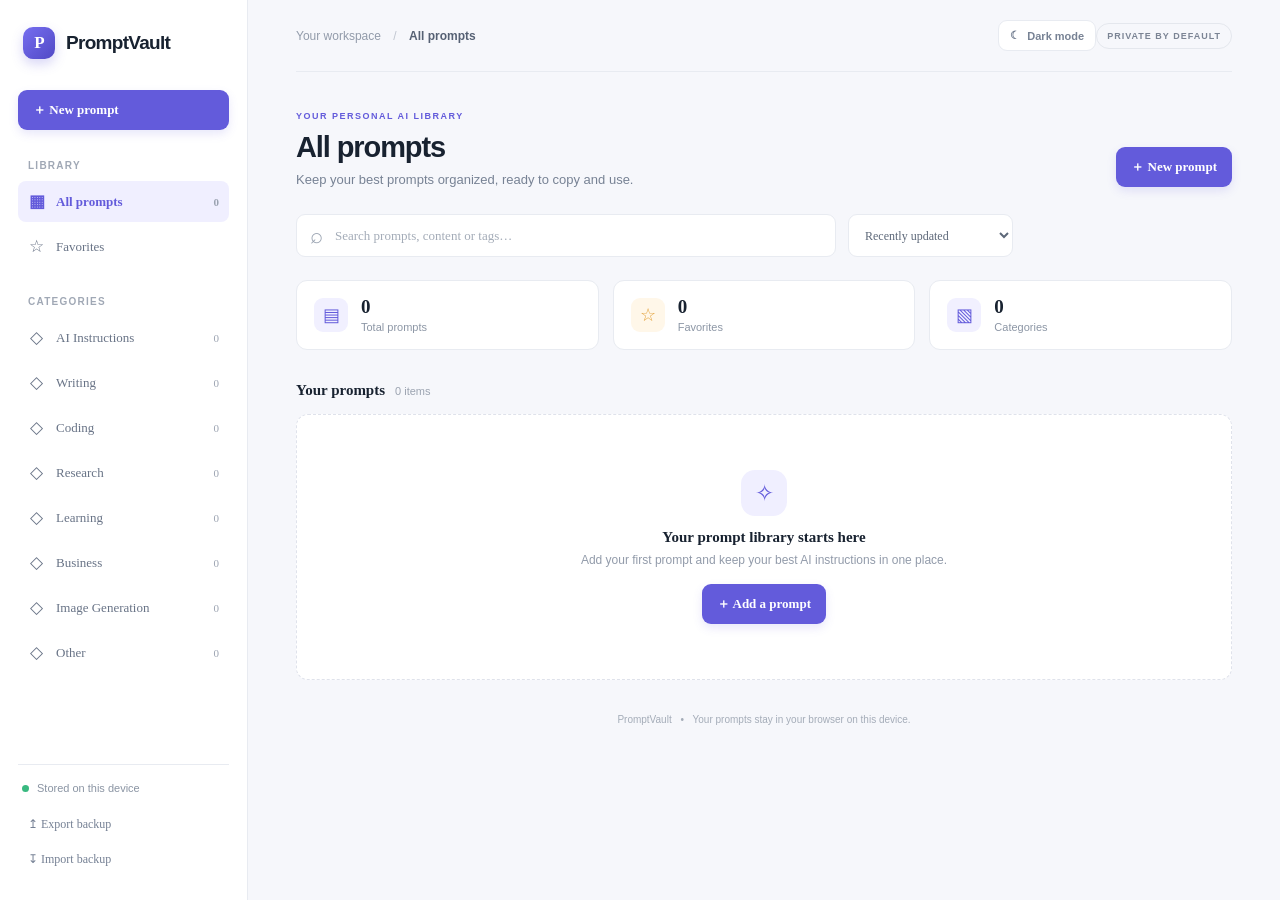
<file: index.html>
<!doctype html>
<html lang="en">
<head>
  <meta charset="UTF-8">
  <meta name="viewport" content="width=device-width, initial-scale=1">
  <meta name="theme-color" content="#101827">
  <meta name="description" content="Your personal library for AI prompts and instructions.">
  <title>PromptVault — Your AI prompt library</title>
  <link rel="manifest" href="manifest.json">
  <link rel="stylesheet" href="styles.css">
</head>
<body>
  <div class="app-shell">
    <aside class="sidebar" id="sidebar">
      <a class="brand" href="#" aria-label="PromptVault home"><span class="brand-mark">P</span><span>PromptVault</span></a>
      <button class="primary-button new-prompt" id="newPromptBtn">＋ <span>New prompt</span></button>
      <div class="nav-label">LIBRARY</div>
      <nav class="nav-list" aria-label="Prompt filters">
        <button class="nav-item active" data-filter="all"><span>▦</span> All prompts <span class="nav-count" id="allCount">0</span></button>
        <button class="nav-item" data-filter="favorites"><span>☆</span> Favorites</button>
      </nav>
      <div class="nav-label category-heading">CATEGORIES</div>
      <nav class="nav-list" id="categoryList"></nav>
      <div class="sidebar-bottom">
        <div class="storage-note"><span class="status-dot"></span><span>Stored on this device</span></div>
        <button class="text-button" id="exportBtn">↥ Export backup</button>
        <button class="text-button" id="importBtn">↧ Import backup</button>
        <input type="file" id="importFile" accept="application/json,.json" hidden>
      </div>
    </aside>

    <main class="main-content">
      <header class="topbar">
        <button class="icon-button mobile-menu" id="menuBtn" aria-label="Open menu">☰</button>
        <div class="breadcrumb">Your workspace <span>/</span> <strong id="currentView">All prompts</strong></div>
        <div class="top-actions"><button class="theme-toggle" id="themeBtn" type="button" aria-label="Switch theme">☾ <span>Dark mode</span></button><span class="local-badge">PRIVATE BY DEFAULT</span></div>
      </header>

      <section class="page-intro">
        <div>
          <p class="eyebrow">YOUR PERSONAL AI LIBRARY</p>
          <h1 id="pageTitle">All prompts</h1>
          <p class="subtitle">Keep your best prompts organized, ready to copy and use.</p>
        </div>
        <button class="primary-button intro-new" id="newPromptBtn2">＋ New prompt</button>
      </section>

      <section class="toolbar">
        <label class="search-box"><span>⌕</span><input id="searchInput" type="search" placeholder="Search prompts, content or tags…" autocomplete="off"></label>
        <select id="sortSelect" class="sort-select" aria-label="Sort prompts">
          <option value="updated">Recently updated</option>
          <option value="created">Recently added</option>
          <option value="az">Name A–Z</option>
        </select>
      </section>

      <section class="stats-row">
        <div class="stat-card"><span class="stat-icon">▤</span><div><strong id="statTotal">0</strong><small>Total prompts</small></div></div>
        <div class="stat-card"><span class="stat-icon star-icon">☆</span><div><strong id="statFavorites">0</strong><small>Favorites</small></div></div>
        <div class="stat-card"><span class="stat-icon">▧</span><div><strong id="statCategories">0</strong><small>Categories</small></div></div>
      </section>

      <div class="section-heading"><div><h2 id="listHeading">Your prompts</h2><span id="resultCount" class="result-count">0 items</span></div></div>
      <section id="promptGrid" class="prompt-grid" aria-live="polite"></section>
      <footer class="footer-note">PromptVault <span>•</span> Your prompts stay in your browser on this device.</footer>
    </main>
  </div>

  <div class="modal-backdrop" id="modalBackdrop" hidden>
    <section class="modal" role="dialog" aria-modal="true" aria-labelledby="modalTitle">
      <div class="modal-header"><div><p class="eyebrow">PROMPT DETAILS</p><h2 id="modalTitle">Create a prompt</h2></div><button class="icon-button" id="closeModal" aria-label="Close">✕</button></div>
      <form id="promptForm">
        <input type="hidden" id="promptId">
        <label class="field-label" for="promptTitle">Prompt name</label>
        <input class="field-input" id="promptTitle" maxlength="80" placeholder="e.g. Research assistant" required>
        <label class="field-label" for="promptCategory">Category</label>
        <select class="field-input" id="promptCategory">
          <option>AI Instructions</option><option>Writing</option><option>Coding</option><option>Research</option><option>Learning</option><option>Business</option><option>Image Generation</option><option>Other</option>
        </select>
        <label class="field-label" for="promptTags">Tags <span class="optional">(comma separated)</span></label>
        <input class="field-input" id="promptTags" placeholder="e.g. ChatGPT, study, expert">
        <label class="field-label" for="promptContent">Prompt text</label>
        <textarea class="field-input prompt-textarea" id="promptContent" placeholder="Write or paste your prompt here…" required></textarea>
        <div class="modal-footer"><button type="button" class="secondary-button" id="cancelModal">Cancel</button><button class="primary-button" type="submit">Save prompt</button></div>
      </form>
    </section>
  </div>
  <div class="toast" id="toast" role="status"></div>
  <script src="app.js" defer></script>
</body>
</html>
</file>
<file: styles.css>
:root{--bg:#f6f7fb;--panel:#fff;--ink:#182230;--muted:#778294;--line:#e8ebf1;--accent:#635bdb;--accent-dark:#5149c5;--soft:#f0efff;--shadow:0 8px 28px rgba(29,39,61,.055)}
*{box-sizing:border-box}body{margin:0;background:var(--bg);color:var(--ink);font-family:'DM Sans',sans-serif;font-size:14px}.app-shell{min-height:100vh}.sidebar{width:248px;position:fixed;inset:0 auto 0 0;background:#fff;border-right:1px solid var(--line);padding:27px 18px;display:flex;flex-direction:column;z-index:5}.brand{display:flex;align-items:center;gap:11px;color:var(--ink);text-decoration:none;font:800 19px Manrope,sans-serif;letter-spacing:-.7px;margin:0 5px 31px}.brand-mark{width:32px;height:32px;border-radius:10px;background:linear-gradient(135deg,#766ef0,#5149c5);display:grid;place-items:center;color:white;font:800 17px Manrope;box-shadow:0 5px 12px #635bdb40}.primary-button,.secondary-button{border:0;border-radius:9px;padding:11px 15px;font:600 13px 'DM Sans';cursor:pointer;transition:.18s}.primary-button{background:var(--accent);color:#fff;box-shadow:0 4px 10px #635bdb25}.primary-button:hover{background:var(--accent-dark);transform:translateY(-1px)}.new-prompt{width:100%;text-align:left;margin-bottom:30px}.nav-label{font-size:10px;font-weight:700;letter-spacing:1.25px;color:#a0a8b5;padding:0 10px;margin-bottom:10px}.nav-list{display:grid;gap:4px}.nav-item{width:100%;border:0;background:transparent;text-align:left;padding:10px;border-radius:8px;color:#687386;font:500 13px 'DM Sans';cursor:pointer;display:flex;align-items:center;gap:11px}.nav-item>span:first-child{font-size:17px;width:17px;text-align:center}.nav-item:hover,.nav-item.active{background:var(--soft);color:var(--accent)}.nav-item.active{font-weight:700}.nav-count{margin-left:auto;font-size:11px;color:#9ba3b1}.category-heading{margin-top:29px}.sidebar-bottom{margin-top:auto;border-top:1px solid var(--line);padding:17px 4px 0;display:grid;gap:8px}.storage-note{display:flex;align-items:center;gap:8px;color:#8a94a3;font-size:11px;margin-bottom:9px}.status-dot{width:7px;height:7px;border-radius:50%;background:#39b980}.text-button{border:0;background:none;text-align:left;color:#758094;font:500 12px 'DM Sans';padding:6px;cursor:pointer}.text-button:hover{color:var(--accent)}.main-content{margin-left:248px;max-width:1600px;padding:0 48px 25px}.topbar{height:72px;border-bottom:1px solid var(--line);display:flex;align-items:center;justify-content:space-between}.breadcrumb{color:#929baa;font-size:12px}.breadcrumb span{padding:0 9px;color:#c0c6d0}.breadcrumb strong{color:#566174;font-weight:600}.local-badge{font-size:9px;letter-spacing:1px;font-weight:700;color:#7b8494;border:1px solid #e4e7ed;border-radius:20px;padding:7px 10px}.page-intro{display:flex;justify-content:space-between;align-items:flex-end;padding:39px 0 27px}.eyebrow{font-size:9px;letter-spacing:1.5px;color:var(--accent);font-weight:700;margin:0 0 10px}.page-intro h1{font:800 29px Manrope,sans-serif;letter-spacing:-1.1px;margin:0}.subtitle{color:var(--muted);font-size:13px;margin:8px 0 0}.toolbar{display:flex;gap:12px;align-items:center}.search-box{height:43px;background:#fff;border:1px solid var(--line);border-radius:9px;display:flex;align-items:center;padding:0 13px;gap:10px;flex:1;max-width:540px}.search-box span{font-size:22px;color:#9ba4b2}.search-box input{border:0;outline:0;width:100%;font:13px 'DM Sans';color:var(--ink)}.search-box input::placeholder{color:#a4acb8}.sort-select,.field-input{background:#fff;border:1px solid var(--line);border-radius:9px;padding:11px 12px;color:#5d6879;font:12px 'DM Sans';outline:none}.sort-select{height:43px;min-width:165px}.stats-row{display:grid;grid-template-columns:repeat(3,minmax(0,1fr));gap:14px;margin:23px 0 32px}.stat-card{background:#fff;border:1px solid var(--line);border-radius:11px;padding:15px 17px;display:flex;align-items:center;gap:13px}.stat-icon{width:34px;height:34px;border-radius:9px;background:#f1f0ff;color:var(--accent);display:grid;place-items:center;font-size:18px}.star-icon{background:#fff7e9;color:#e3a33e}.stat-card strong{display:block;font:700 19px Manrope}.stat-card small{color:#8c96a5;font-size:11px}.section-heading{display:flex;justify-content:space-between;align-items:center;margin-bottom:15px}.section-heading>div{display:flex;align-items:baseline;gap:10px}.section-heading h2{font:700 15px Manrope;margin:0}.result-count{font-size:11px;color:#9ba3b0}.prompt-grid{display:grid;grid-template-columns:repeat(3,minmax(0,1fr));gap:14px}.prompt-card{background:#fff;border:1px solid var(--line);border-radius:11px;padding:17px;min-height:190px;display:flex;flex-direction:column;transition:.18s;box-shadow:0 2px 8px #1c2b4405}.prompt-card:hover{transform:translateY(-2px);box-shadow:var(--shadow);border-color:#dcd9ff}.card-top{display:flex;align-items:center;justify-content:space-between;margin-bottom:13px}.category-pill{background:#f2f1ff;color:#6961ce;border-radius:5px;padding:5px 8px;font-size:9px;font-weight:700}.card-actions{display:flex;gap:4px}.mini-action{border:0;background:transparent;color:#9aa3b1;cursor:pointer;font-size:16px;padding:3px 5px;border-radius:5px}.mini-action:hover{background:#f2f1ff;color:var(--accent)}.mini-action.favorite{color:#e6a83d}.prompt-card h3{font:700 14px Manrope;margin:0 0 8px;overflow-wrap:anywhere}.prompt-preview{font-size:11px;line-height:1.6;color:#8993a2;margin:0;display:-webkit-box;-webkit-line-clamp:3;-webkit-box-orient:vertical;overflow:hidden;white-space:pre-wrap}.tag-row{display:flex;gap:5px;flex-wrap:wrap;margin-top:12px}.tag{font-size:9px;color:#8490a0;background:#f5f6f9;border-radius:4px;padding:4px 6px}.card-bottom{display:flex;align-items:center;justify-content:space-between;margin-top:auto;padding-top:14px}.updated-label{font-size:9px;color:#a1a9b5}.copy-button{border:1px solid #e6e4fb;background:#fafaff;color:var(--accent);border-radius:6px;padding:6px 9px;font:600 10px 'DM Sans';cursor:pointer}.copy-button:hover{background:var(--soft)}.empty-state{grid-column:1/-1;background:#fff;border:1px dashed #dfe2eb;border-radius:12px;text-align:center;padding:55px 20px}.empty-icon{width:46px;height:46px;margin:0 auto 13px;border-radius:14px;background:var(--soft);display:grid;place-items:center;color:var(--accent);font-size:23px}.empty-state h3{font:700 15px Manrope;margin:0 0 7px}.empty-state p{color:#929baa;font-size:12px;margin:0 0 17px}.footer-note{text-align:center;color:#a4acb8;font-size:10px;margin:34px 0 0}.footer-note span{padding:0 6px}.modal-backdrop{position:fixed;inset:0;background:#10182780;display:grid;place-items:center;padding:18px;z-index:10}.modal-backdrop[hidden]{display:none}.modal{width:min(560px,100%);max-height:92vh;overflow:auto;background:#fff;border-radius:15px;padding:24px;box-shadow:0 25px 80px #10182735}.modal-header{display:flex;justify-content:space-between;align-items:flex-start;margin-bottom:22px}.modal-header h2{font:800 21px Manrope;margin:0;letter-spacing:-.5px}.icon-button{border:0;background:transparent;color:#8e98a7;font-size:17px;cursor:pointer;padding:5px}.field-label{display:block;font-size:11px;font-weight:700;color:#596577;margin:15px 0 7px}.optional{font-weight:400;color:#a0a8b5}.field-input{width:100%;font-size:12px;color:var(--ink)}.field-input:focus,.sort-select:focus{border-color:#aaa5f1;box-shadow:0 0 0 3px #635bdb13}.prompt-textarea{min-height:170px;resize:vertical;line-height:1.6}.modal-footer{display:flex;justify-content:flex-end;gap:9px;margin-top:20px}.secondary-button{background:#f2f3f7;color:#687386}.toast{position:fixed;bottom:24px;left:50%;transform:translate(-50%,20px);background:#182230;color:#fff;padding:10px 16px;border-radius:8px;font-size:12px;opacity:0;pointer-events:none;transition:.2s;z-index:20;box-shadow:var(--shadow)}.toast.show{opacity:1;transform:translate(-50%,0)}.mobile-menu{display:none}
@media(max-width:1100px){.main-content{padding:0 28px}.prompt-grid{grid-template-columns:repeat(2,minmax(0,1fr))}}
@media(max-width:700px){.sidebar{transform:translateX(-100%);transition:transform .22s;box-shadow:var(--shadow)}.sidebar.open{transform:translateX(0)}.main-content{margin-left:0;padding:0 17px 22px}.topbar{height:60px;justify-content:flex-start;gap:12px}.mobile-menu{display:block}.local-badge{margin-left:auto;font-size:8px}.page-intro{padding:29px 0 21px;align-items:flex-start}.page-intro h1{font-size:25px}.subtitle{max-width:260px;line-height:1.5}.intro-new{display:none}.toolbar{gap:8px}.search-box{min-width:0}.sort-select{min-width:0;width:43px;padding:0;color:transparent}.stats-row{gap:8px;margin:17px 0 25px}.stat-card{padding:11px 9px;gap:8px}.stat-icon{width:29px;height:29px;font-size:15px}.stat-card strong{font-size:16px}.stat-card small{font-size:9px}.prompt-grid{grid-template-columns:1fr;gap:10px}.prompt-card{min-height:170px}.breadcrumb{font-size:11px}}
@media(min-width:701px){.sidebar.open{transform:none}}

/* PromptVault premium theme switch */
:root{color-scheme:light}
.theme-toggle{display:inline-flex;align-items:center;gap:7px;border:1px solid var(--line);background:var(--panel);color:var(--muted);border-radius:9px;padding:8px 11px;font:600 11px 'DM Sans',sans-serif;cursor:pointer}
.theme-toggle:hover{border-color:var(--accent);color:var(--accent)}
:root[data-theme="dark"]{color-scheme:dark;--bg:#0b1120;--panel:#121c2d;--ink:#edf2fa;--muted:#9aa8bd;--line:#26344a;--accent:#8b83ff;--accent-dark:#756cf0;--soft:#242443;--shadow:0 10px 30px rgba(0,0,0,.24)}
:root[data-theme="dark"] .sidebar{background:#101a2b}
:root[data-theme="dark"] .brand{color:var(--ink)}
:root[data-theme="dark"] .nav-item{color:#a6b2c5}
:root[data-theme="dark"] .nav-item:hover,:root[data-theme="dark"] .nav-item.active{background:#282747;color:#aaa4ff}
:root[data-theme="dark"] .nav-count,:root[data-theme="dark"] .storage-note,:root[data-theme="dark"] .text-button{color:#8796ac}
:root[data-theme="dark"] .breadcrumb strong{color:#d4dced}
:root[data-theme="dark"] .local-badge{border-color:var(--line);color:#a4b0c3}
:root[data-theme="dark"] .search-box,:root[data-theme="dark"] .sort-select,:root[data-theme="dark"] .field-input{background:#101a2b;border-color:var(--line);color:var(--ink)}
:root[data-theme="dark"] .search-box input{background:transparent;color:var(--ink)}
:root[data-theme="dark"] .stat-card,:root[data-theme="dark"] .prompt-card,:root[data-theme="dark"] .empty-state{background:var(--panel);border-color:var(--line)}
:root[data-theme="dark"] .stat-icon,:root[data-theme="dark"] .category-pill,:root[data-theme="dark"] .empty-icon{background:#292747;color:#aaa4ff}
:root[data-theme="dark"] .star-icon{background:#382d20;color:#f0bd69}
:root[data-theme="dark"] .tag{background:#202c40;color:#a7b4c8}
:root[data-theme="dark"] .copy-button{background:#242443;border-color:#39365f;color:#b7b2ff}
:root[data-theme="dark"] .mini-action:hover{background:#242443;color:#b7b2ff}
:root[data-theme="dark"] .modal{background:#121c2d;color:var(--ink)}
:root[data-theme="dark"] .field-label{color:#c0ccdd}
:root[data-theme="dark"] .secondary-button{background:#26344a;color:#d5deeb}
:root[data-theme="dark"] .footer-note{color:#71819a}
@media(max-width:700px){.top-actions{margin-left:auto}.theme-toggle{padding:7px 9px}.theme-toggle span{display:none}.local-badge{display:none}}
</file>
